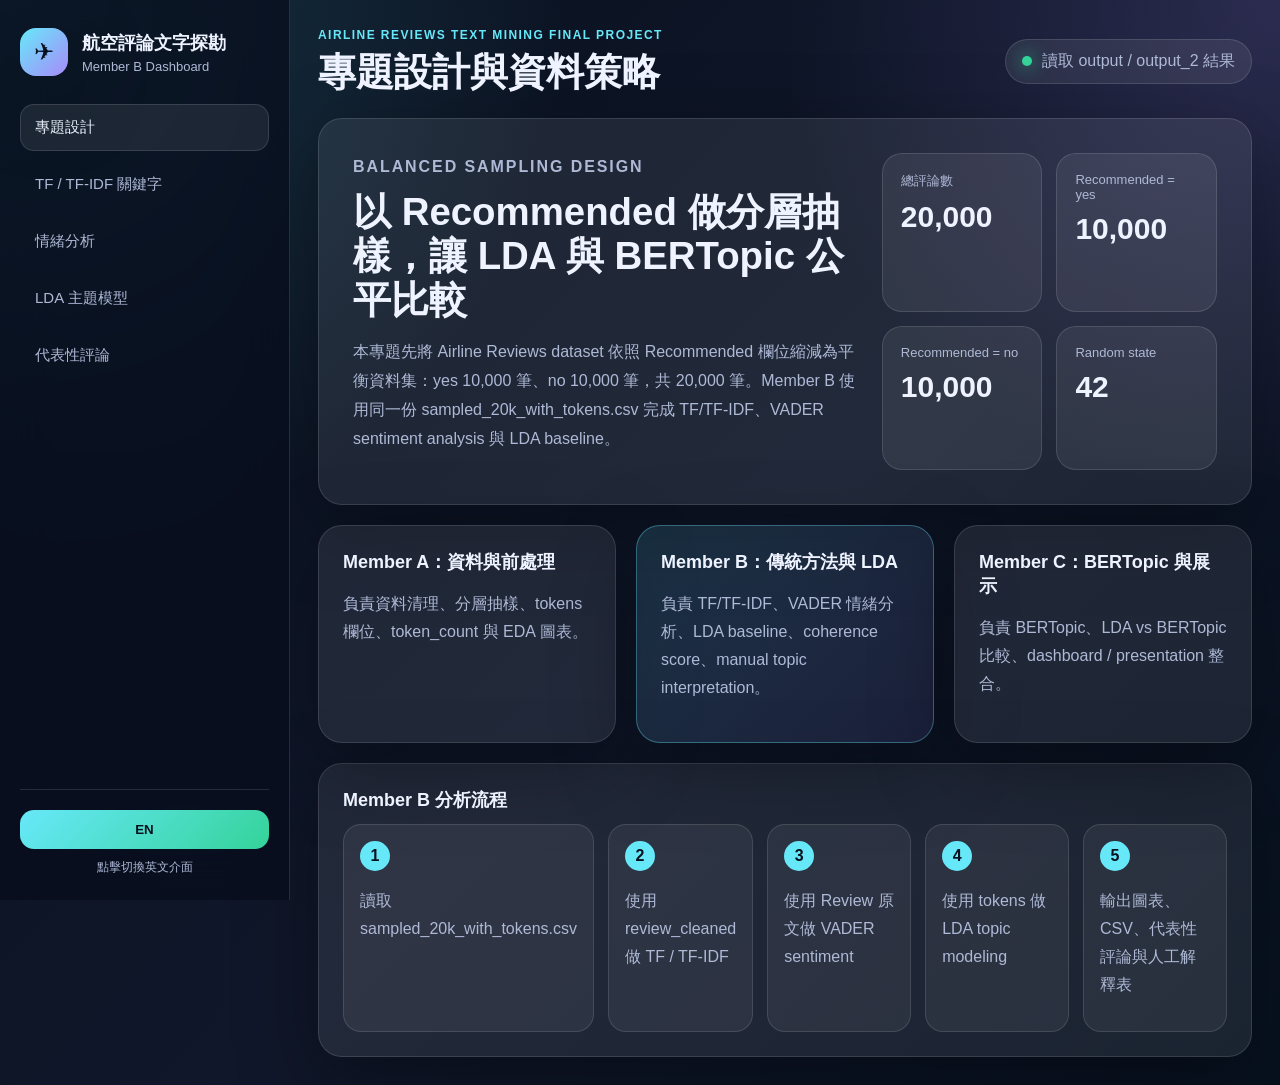
<file: 學姊/dashboard/index.html>
<!DOCTYPE html>
<html lang="zh-Hant">
<head>
  <meta charset="UTF-8" />
  <meta name="viewport" content="width=device-width, initial-scale=1.0" />
  <title>Airline Reviews Text Mining Dashboard | Member B</title>
  <link rel="stylesheet" href="styles.css" />
</head>
<body>
  <div class="app-shell">
    <aside class="sidebar">
      <div class="brand">
        <div class="brand-icon">✈</div>
        <div>
          <h1 data-i18n="appTitle">航空評論文字探勘</h1>
          <p data-i18n="appSubtitle">Member B Dashboard</p>
        </div>
      </div>

      <nav class="nav">
        <button class="nav-btn active" data-page="overview" data-i18n="navOverview">專題設計</button>
        <button class="nav-btn" data-page="keywords" data-i18n="navKeywords">TF / TF-IDF 關鍵字</button>
        <button class="nav-btn" data-page="sentiment" data-i18n="navSentiment">情緒分析</button>
        <button class="nav-btn" data-page="lda" data-i18n="navLda">LDA 主題模型</button>
        <button class="nav-btn" data-page="reviews" data-i18n="navReviews">代表性評論</button>
      </nav>

      <div class="sidebar-footer">
        <button id="langToggle" class="lang-toggle">EN</button>
        <p data-i18n="langHint">點擊切換英文介面</p>
      </div>
    </aside>

    <main class="main">
      <header class="topbar">
        <div>
          <p class="eyebrow" data-i18n="eyebrow">Airline Reviews Text Mining Final Project</p>
          <h2 id="pageTitle" data-i18n="pageTitleOverview">專題設計與資料策略</h2>
        </div>
        <div class="status-card">
          <span class="status-dot"></span>
          <span data-i18n="statusText">讀取 output / output_2 結果</span>
        </div>
      </header>

      <section id="overview" class="page active">
        <div class="hero-card">
          <div>
            <p class="eyebrow" data-i18n="overviewEyebrow">Balanced Sampling Design</p>
            <h3 data-i18n="overviewTitle">以 Recommended 做分層抽樣，讓 LDA 與 BERTopic 公平比較</h3>
            <p data-i18n="overviewDesc">
              本專題先將 Airline Reviews dataset 依照 Recommended 欄位縮減為平衡資料集：yes 10,000 筆、no 10,000 筆，共 20,000 筆。Member B 使用同一份 sampled_20k_with_tokens.csv 完成 TF/TF-IDF、VADER sentiment analysis 與 LDA baseline。
            </p>
          </div>
          <div class="metric-grid">
            <div class="metric">
              <span data-i18n="metricTotal">總評論數</span>
              <strong>20,000</strong>
            </div>
            <div class="metric">
              <span data-i18n="metricYes">Recommended = yes</span>
              <strong>10,000</strong>
            </div>
            <div class="metric">
              <span data-i18n="metricNo">Recommended = no</span>
              <strong>10,000</strong>
            </div>
            <div class="metric">
              <span data-i18n="metricSeed">Random state</span>
              <strong>42</strong>
            </div>
          </div>
        </div>

        <div class="grid-3">
          <article class="card">
            <h4 data-i18n="memberA">Member A：資料與前處理</h4>
            <p data-i18n="memberADesc">負責資料清理、分層抽樣、tokens 欄位、token_count 與 EDA 圖表。</p>
          </article>
          <article class="card highlight">
            <h4 data-i18n="memberB">Member B：傳統方法與 LDA</h4>
            <p data-i18n="memberBDesc">負責 TF/TF-IDF、VADER 情緒分析、LDA baseline、coherence score、manual topic interpretation。</p>
          </article>
          <article class="card">
            <h4 data-i18n="memberC">Member C：BERTopic 與展示</h4>
            <p data-i18n="memberCDesc">負責 BERTopic、LDA vs BERTopic 比較、dashboard / presentation 整合。</p>
          </article>
        </div>

        <div class="card">
          <h4 data-i18n="methodFlow">Member B 分析流程</h4>
          <div class="timeline">
            <div><span>1</span><p data-i18n="flow1">讀取 sampled_20k_with_tokens.csv</p></div>
            <div><span>2</span><p data-i18n="flow2">使用 review_cleaned 做 TF / TF-IDF</p></div>
            <div><span>3</span><p data-i18n="flow3">使用 Review 原文做 VADER sentiment</p></div>
            <div><span>4</span><p data-i18n="flow4">使用 tokens 做 LDA topic modeling</p></div>
            <div><span>5</span><p data-i18n="flow5">輸出圖表、CSV、代表性評論與人工解釋表</p></div>
          </div>
        </div>
      </section>

      <section id="keywords" class="page">
        <div class="section-head">
          <div>
            <p class="eyebrow">TF / TF-IDF</p>
            <h3 data-i18n="keywordsTitle">推薦與不推薦評論的關鍵字差異</h3>
          </div>
          <p data-i18n="keywordsDesc">TF-IDF 用於找出各群組較具代表性的詞，協助比較 Recommended = yes 與 Recommended = no 的語意差異。</p>
        </div>

        <div class="image-panel">
          <img id="tfidfImg" src="../output_2/fig_tfidf_comparison.png" alt="TF-IDF comparison" />
        </div>

        <div class="card">
          <div class="table-head">
            <h4 data-i18n="tfidfTableTitle">TF-IDF yes/no 比較表</h4>
            <input id="keywordSearch" type="text" data-i18n-placeholder="searchPlaceholder" placeholder="搜尋 keyword..." />
          </div>
          <div class="table-wrap">
            <table id="tfidfTable"></table>
          </div>
        </div>

        <div class="insight-grid">
          <article class="insight yes">
            <h4 data-i18n="yesInsightTitle">推薦評論常見語意</h4>
            <p data-i18n="yesInsight">通常偏向服務、舒適度、友善、良好經驗，例如 good、crew、friendly、comfortable、excellent。</p>
          </article>
          <article class="insight no">
            <h4 data-i18n="noInsightTitle">不推薦評論常見語意</h4>
            <p data-i18n="noInsight">通常偏向延誤、等待、客服、行李、票務與額外費用，例如 delayed、bag、ticket、customer service、worst、pay。</p>
          </article>
        </div>
      </section>

      <section id="sentiment" class="page">
        <div class="section-head">
          <div>
            <p class="eyebrow">VADER Sentiment</p>
            <h3 data-i18n="sentimentTitle">推薦標籤與情緒分數的一致性</h3>
          </div>
          <p data-i18n="sentimentDesc">VADER 使用 Review 原始文字計算 compound score，範圍為 -1 到 +1。</p>
        </div>

        <div id="sentimentMetrics" class="metric-grid wide"></div>

        <div class="grid-2">
          <div class="image-panel">
            <img src="../output_2/fig_sentiment_dist.png" alt="Sentiment distribution" />
          </div>
          <div class="card">
            <h4 data-i18n="sentimentSummaryTitle">Sentiment Summary</h4>
            <div class="table-wrap compact">
              <table id="sentimentTable"></table>
            </div>
            <p class="note" data-i18n="sentimentNote">
              結果通常可用來說明：Recommended = yes 的情緒分數明顯高於 Recommended = no，且與 OverallScore 方向一致。
            </p>
          </div>
        </div>
      </section>

      <section id="lda" class="page">
        <div class="section-head">
          <div>
            <p class="eyebrow">LDA Baseline</p>
            <h3 data-i18n="ldaTitle">不推薦評論中的主要抱怨主題</h3>
          </div>
          <p data-i18n="ldaDesc">LDA 主要針對 Recommended = no 評論，找出 passenger complaints 的主題結構。</p>
        </div>

        <div class="grid-2">
          <div class="image-panel">
            <img src="../output_2/fig_lda_topics.png" alt="LDA topic distribution" />
          </div>
          <div class="image-panel">
            <img src="../output_2/fig_lda_coherence_scores.png" alt="LDA coherence scores" />
          </div>
        </div>

        <div class="card">
          <h4 data-i18n="ldaTopicsTableTitle">LDA 修正版人工主題命名</h4>
          <div class="table-wrap">
            <table id="ldaTopicsTable"></table>
          </div>
        </div>

        <div class="card callout">
          <h4 data-i18n="manualLabelTitle">為什麼要人工修正 Topic Label？</h4>
          <p data-i18n="manualLabelDesc">
            LDA 產生的是 topic-word distribution，不會自動理解主題名稱。因此本 dashboard 使用 output_2 的修正版：保留 topic_id、topic_size、top_words、representative reviews，不改模型結果，只根據 top words 與代表性評論提供更清楚的人工主題命名。
          </p>
          <a class="button-link" href="../output_2/lda_visualization.html" target="_blank" data-i18n="openLdaVis">開啟 pyLDAvis 互動視覺化</a>
        </div>
      </section>

      <section id="reviews" class="page">
        <div class="section-head">
          <div>
            <p class="eyebrow">Representative Reviews</p>
            <h3 data-i18n="reviewsTitle">每個 LDA Topic 的代表性評論</h3>
          </div>
          <p data-i18n="reviewsDesc">代表性評論用來驗證 topic label 是否合理，並提供報告中的質性解釋素材。</p>
        </div>

        <div class="filters">
          <label data-i18n="topicFilterLabel">選擇 Topic</label>
          <select id="topicFilter">
            <option value="all" data-i18n="allTopics">全部 Topics</option>
          </select>
        </div>

        <div id="reviewCards" class="review-grid"></div>
      </section>
    </main>
  </div>

  <div id="toast" class="toast"></div>
  <script src="app.js"></script>
</body>
</html>
</file>
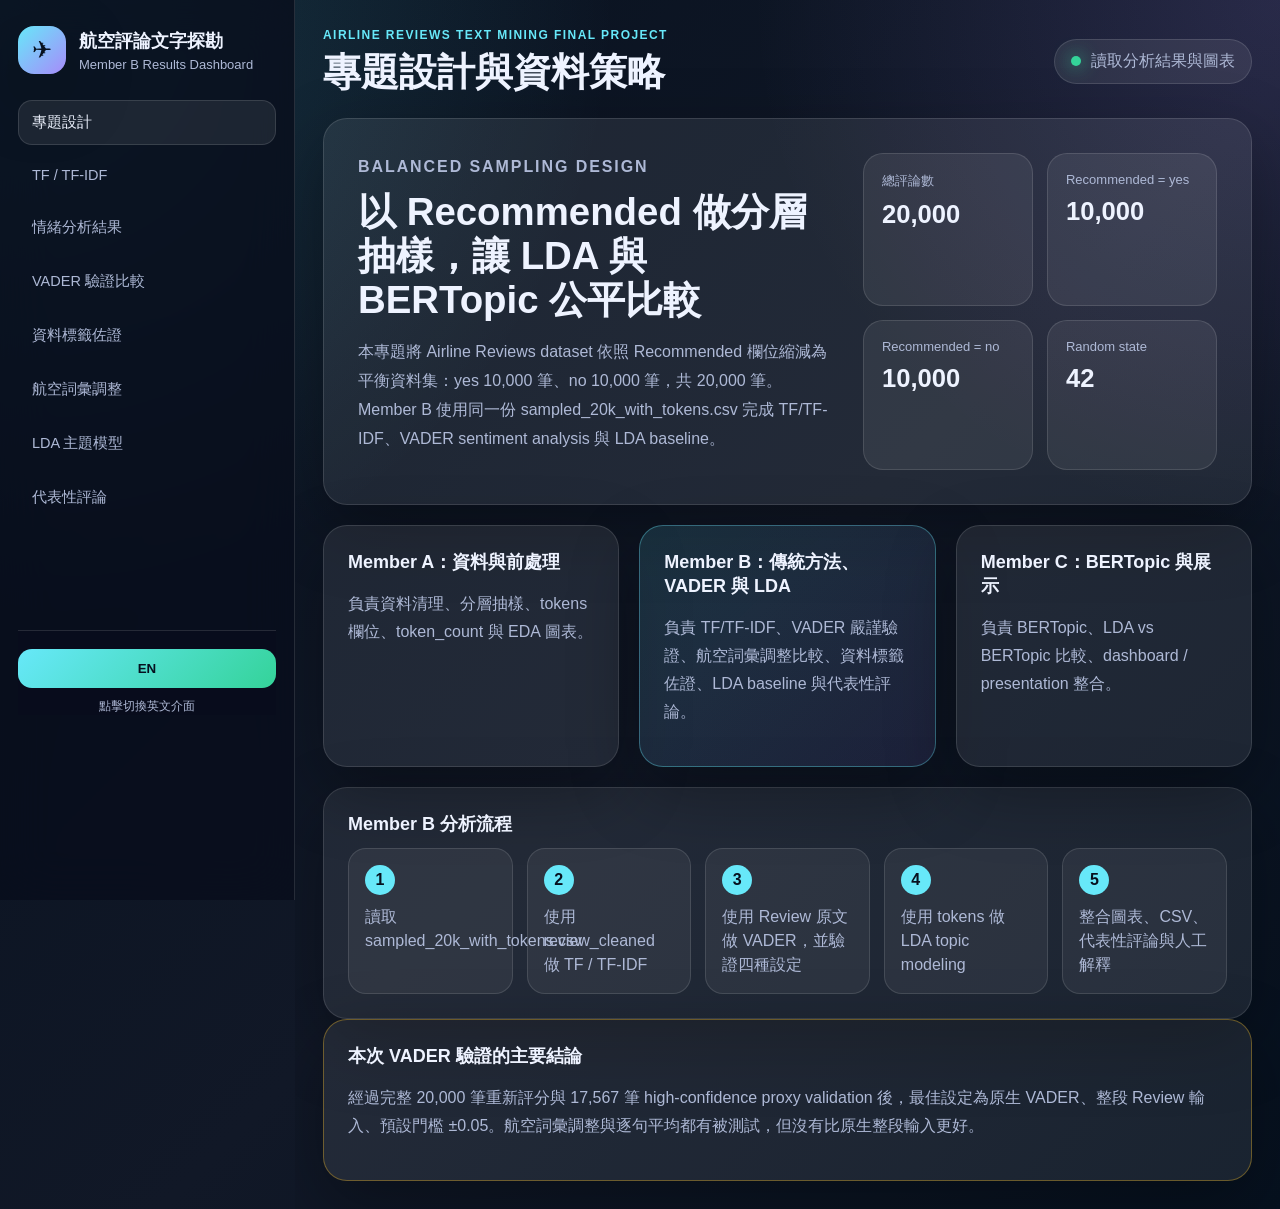
<file: 學姊/dashboard_1/index.html>
<!DOCTYPE html>
<html lang="zh-Hant">
<head>
  <meta charset="UTF-8" />
  <meta name="viewport" content="width=device-width, initial-scale=1.0" />
  <title>Airline Reviews Text Mining Dashboard | Member B</title>
  <link rel="stylesheet" href="styles.css" />
</head>
<body>
  <div class="app-shell">
    <aside class="sidebar">
      <div class="brand">
        <div class="brand-icon">✈</div>
        <div>
          <h1 data-i18n="appTitle">航空評論文字探勘</h1>
          <p data-i18n="appSubtitle">Member B Results Dashboard</p>
        </div>
      </div>

      <nav class="nav">
        <button class="nav-btn active" data-page="overview" data-i18n="navOverview">專題設計</button>
        <button class="nav-btn" data-page="keywords" data-i18n="navKeywords">TF / TF-IDF</button>
        <button class="nav-btn" data-page="sentiment" data-i18n="navSentiment">情緒分析結果</button>
        <button class="nav-btn" data-page="vaderValidation" data-i18n="navVaderValidation">VADER 驗證比較</button>
        <button class="nav-btn" data-page="labelAudit" data-i18n="navLabelAudit">資料標籤佐證</button>
        <button class="nav-btn" data-page="lexicon" data-i18n="navLexicon">航空詞彙調整</button>
        <button class="nav-btn" data-page="lda" data-i18n="navLda">LDA 主題模型</button>
        <button class="nav-btn" data-page="reviews" data-i18n="navReviews">代表性評論</button>
      </nav>

      <div class="sidebar-footer">
        <button id="langToggle" class="lang-toggle">EN</button>
        <p data-i18n="langHint">點擊切換英文介面</p>
      </div>
    </aside>

    <main class="main">
      <header class="topbar">
        <div>
          <p class="eyebrow" data-i18n="eyebrow">Airline Reviews Text Mining Final Project</p>
          <h2 id="pageTitle" data-i18n="pageTitleOverview">專題設計與資料策略</h2>
        </div>
        <div class="status-card">
          <span class="status-dot"></span>
          <span data-i18n="statusText">讀取分析結果與圖表</span>
        </div>
      </header>

      <section id="overview" class="page active">
        <div class="hero-card">
          <div>
            <p class="eyebrow" data-i18n="overviewEyebrow">Balanced Sampling Design</p>
            <h3 data-i18n="overviewTitle">以 Recommended 做分層抽樣，讓 LDA 與 BERTopic 公平比較</h3>
            <p data-i18n="overviewDesc">
              本專題將 Airline Reviews dataset 依照 Recommended 欄位縮減為平衡資料集：yes 10,000 筆、no 10,000 筆，共 20,000 筆。Member B 使用同一份 sampled_20k_with_tokens.csv 完成 TF/TF-IDF、VADER sentiment analysis 與 LDA baseline。
            </p>
          </div>
          <div class="metric-grid">
            <div class="metric">
              <span data-i18n="metricTotal">總評論數</span>
              <strong>20,000</strong>
            </div>
            <div class="metric">
              <span data-i18n="metricYes">Recommended = yes</span>
              <strong>10,000</strong>
            </div>
            <div class="metric">
              <span data-i18n="metricNo">Recommended = no</span>
              <strong>10,000</strong>
            </div>
            <div class="metric">
              <span data-i18n="metricSeed">Random state</span>
              <strong>42</strong>
            </div>
          </div>
        </div>

        <div class="grid-3">
          <article class="card">
            <h4 data-i18n="memberA">Member A：資料與前處理</h4>
            <p data-i18n="memberADesc">負責資料清理、分層抽樣、tokens 欄位、token_count 與 EDA 圖表。</p>
          </article>
          <article class="card highlight">
            <h4 data-i18n="memberB">Member B：傳統方法、VADER 與 LDA</h4>
            <p data-i18n="memberBDesc">負責 TF/TF-IDF、VADER 嚴謹驗證、航空詞彙調整比較、資料標籤佐證、LDA baseline 與代表性評論。</p>
          </article>
          <article class="card">
            <h4 data-i18n="memberC">Member C：BERTopic 與展示</h4>
            <p data-i18n="memberCDesc">負責 BERTopic、LDA vs BERTopic 比較、dashboard / presentation 整合。</p>
          </article>
        </div>

        <div class="card">
          <h4 data-i18n="methodFlow">Member B 分析流程</h4>
          <div class="timeline">
            <div><span>1</span><p data-i18n="flow1">讀取 sampled_20k_with_tokens.csv</p></div>
            <div><span>2</span><p data-i18n="flow2">使用 review_cleaned 做 TF / TF-IDF</p></div>
            <div><span>3</span><p data-i18n="flow3">使用 Review 原文做 VADER，並驗證四種設定</p></div>
            <div><span>4</span><p data-i18n="flow4">使用 tokens 做 LDA topic modeling</p></div>
            <div><span>5</span><p data-i18n="flow5">整合圖表、CSV、代表性評論與人工解釋</p></div>
          </div>
        </div>

        <div class="card callout">
          <h4 data-i18n="bestFindingTitle">本次 VADER 驗證的主要結論</h4>
          <p data-i18n="bestFindingDesc">
            經過完整 20,000 筆重新評分與 17,567 筆 high-confidence proxy validation 後，最佳設定為原生 VADER、整段 Review 輸入、預設門檻 ±0.05。航空詞彙調整與逐句平均都有被測試，但沒有比原生整段輸入更好。
          </p>
        </div>
      </section>

      <section id="keywords" class="page">
        <div class="section-head">
          <div>
            <p class="eyebrow">TF / TF-IDF</p>
            <h3 data-i18n="keywordsTitle">推薦與不推薦評論的關鍵字差異</h3>
          </div>
          <p data-i18n="keywordsDesc">TF-IDF 用於找出各群組較具代表性的詞，協助比較 Recommended = yes 與 Recommended = no 的語意差異。</p>
        </div>

        <div class="image-panel">
          <img src="../output_2/fig_tfidf_comparison.png" alt="TF-IDF comparison" onerror="this.src='../output/fig_tfidf_comparison.png'" />
        </div>

        <div class="card">
          <div class="table-head">
            <h4 data-i18n="tfidfTableTitle">TF-IDF yes/no 比較表</h4>
            <input id="keywordSearch" type="text" data-i18n-placeholder="searchPlaceholder" placeholder="搜尋 keyword..." />
          </div>
          <div class="table-wrap">
            <table id="tfidfTable"></table>
          </div>
        </div>

        <div class="insight-grid">
          <article class="insight yes">
            <h4 data-i18n="yesInsightTitle">推薦評論常見語意</h4>
            <p data-i18n="yesInsight">通常偏向服務、舒適度、友善、良好經驗，例如 good、crew、friendly、comfortable、excellent。</p>
          </article>
          <article class="insight no">
            <h4 data-i18n="noInsightTitle">不推薦評論常見語意</h4>
            <p data-i18n="noInsight">通常偏向延誤、等待、客服、行李、票務與額外費用，例如 delayed、bag、ticket、customer service、worst、pay。</p>
          </article>
        </div>
      </section>

      <section id="sentiment" class="page">
        <div class="section-head">
          <div>
            <p class="eyebrow">Final VADER Sentiment</p>
            <h3 data-i18n="sentimentTitle">最終 VADER 情緒分析結果</h3>
          </div>
          <p data-i18n="sentimentDesc">最終設定採用原生 VADER、整段 Review 輸入、預設門檻 ±0.05。此頁呈現 Recommended yes/no 的最終情緒差異。</p>
        </div>

        <div id="sentimentMetrics" class="metric-grid wide"></div>

        <div class="grid-2">
          <div class="image-panel">
            <img src="../output_vader_full/fig_vader_final_avg_sentiment.png" alt="Final average VADER sentiment" />
          </div>
          <div class="image-panel">
            <img src="../output_vader_full/fig_vader_final_sentiment_distribution.png" alt="Final VADER sentiment distribution" />
          </div>
        </div>

        <div class="card">
          <h4 data-i18n="sentimentSummaryTitle">Validated VADER Summary by Recommended</h4>
          <div class="table-wrap compact">
            <table id="sentimentTable"></table>
          </div>
          <p class="note" data-i18n="sentimentNote">
            Recommended = yes 的平均情緒分數約為 0.747，Recommended = no 約為 -0.362，方向與推薦標籤與 OverallScore 一致。
          </p>
        </div>
      </section>

      <section id="vaderValidation" class="page">
        <div class="section-head">
          <div>
            <p class="eyebrow">VADER Method Validation</p>
            <h3 data-i18n="vaderValidationTitle">四種 VADER 設定與三種門檻比較</h3>
          </div>
          <p data-i18n="vaderValidationDesc">此頁比較原生 VADER / 航空詞彙調整 VADER，以及整段 Review / 逐句平均兩種輸入形式，並測試 ±0.05、±0.10、±0.30 三種門檻。</p>
        </div>

        <div class="grid-2">
          <div class="image-panel">
            <img src="../output_vader_full/fig_vader_threshold_method_accuracy.png" alt="VADER threshold method accuracy" />
          </div>
          <div class="image-panel">
            <img src="../output_vader_full/fig_vader_best_method_accuracy.png" alt="Best VADER method accuracy" />
          </div>
        </div>

        <div class="metric-grid wide" id="vaderBestMetrics"></div>

        <div class="card">
          <h4 data-i18n="vaderThresholdTableTitle">Threshold and Method Comparison</h4>
          <div class="table-wrap">
            <table id="vaderComparisonTable"></table>
          </div>
        </div>

        <div class="grid-2">
          <article class="card highlight">
            <h4 data-i18n="whyFullReviewTitle">為什麼最後選整段 Review？</h4>
            <p data-i18n="whyFullReviewDesc">
              雖然逐句平均可以避免長評論正負情緒互相抵銷，但實際驗證結果顯示，整段 Review 的 accuracy 明顯較高。這代表在本資料集中，完整評論語境對 VADER 判斷更穩定。
            </p>
          </article>
          <article class="card highlight">
            <h4 data-i18n="whyOriginalTitle">為什麼保留原生 VADER？</h4>
            <p data-i18n="whyOriginalDesc">
              航空詞彙調整後的 accuracy 沒有明顯提升，代表許多航空評論的情緒來自整體語境，不只是單一航空詞彙。因此最終保留原生 VADER 是有資料支持的選擇。
            </p>
          </article>
        </div>

        <div class="card">
          <h4 data-i18n="sentenceStatsTitle">長評論與逐句切分驗證</h4>
          <div class="table-wrap compact">
            <table id="sentenceStatsTable"></table>
          </div>
        </div>
      </section>

      <section id="labelAudit" class="page">
        <div class="section-head">
          <div>
            <p class="eyebrow">Dataset-derived Proxy Labels</p>
            <h3 data-i18n="labelAuditTitle">用資料集自帶分數與推薦標籤佐證 VADER 結果</h3>
          </div>
          <p data-i18n="labelAuditDesc">除了 high-confidence proxy validation，本 dashboard 也加入資料集自帶標籤一致性檢查：Recommended-based label、Rating-based label，以及兩者共同建立的 high-confidence proxy。</p>
        </div>

        <div class="image-panel">
          <img src="../output_vader_label_audit/fig_vader_dataset_label_alignment.png" alt="Dataset label alignment" />
        </div>

        <div class="card">
          <h4 data-i18n="labelAuditTableTitle">Dataset Label Alignment Metrics</h4>
          <div class="table-wrap">
            <table id="labelAuditTable"></table>
          </div>
        </div>

        <div class="grid-3">
          <article class="card">
            <h4 data-i18n="highProxyTitle">High-confidence proxy</h4>
            <p data-i18n="highProxyDesc">Rating 1–4 且 Recommended = no 標為 negative；Rating 7–10 且 Recommended = yes 標為 positive。這是最嚴格、最主要的驗證依據。</p>
          </article>
          <article class="card">
            <h4 data-i18n="recProxyTitle">Recommended proxy</h4>
            <p data-i18n="recProxyDesc">直接用 Recommended = yes/no 對應 positive/negative，可檢查 VADER 與推薦行為的一致性。</p>
          </article>
          <article class="card">
            <h4 data-i18n="ratingProxyTitle">Rating proxy</h4>
            <p data-i18n="ratingProxyDesc">OverallScore 7–10 為 positive、5–6 為 neutral、1–4 為 negative，可檢查 VADER 與數字評分的一致性。</p>
          </article>
        </div>

        <div class="card">
          <h4 data-i18n="confusionTitle">Confusion Matrices</h4>
          <div class="grid-3 table-grid">
            <div>
              <p class="mini-title">High-confidence</p>
              <div class="table-wrap tiny"><table id="confusionHighTable"></table></div>
            </div>
            <div>
              <p class="mini-title">Recommended</p>
              <div class="table-wrap tiny"><table id="confusionRecTable"></table></div>
            </div>
            <div>
              <p class="mini-title">Rating 3-class</p>
              <div class="table-wrap tiny"><table id="confusionRatingTable"></table></div>
            </div>
          </div>
        </div>
      </section>

      <section id="lexicon" class="page">
        <div class="section-head">
          <div>
            <p class="eyebrow">Aviation-domain Lexicon</p>
            <h3 data-i18n="lexiconTitle">航空領域詞彙調整與引用資料</h3>
          </div>
          <p data-i18n="lexiconDesc">本次 VADER 驗證引用三個航空情緒詞彙 CSV，並將適合旅客評論情境的詞彙加入 VADER lexicon，再比較調整前後效果。</p>
        </div>

        <div class="grid-3">
          <article class="card source-card">
            <h4>aviation_negative_lexicon.csv</h4>
            <p data-i18n="negativeLexiconDesc">航空領域負向詞彙，例如 delay、cancel、stranded、overbooked 相關語意。</p>
          </article>
          <article class="card source-card">
            <h4>aviation_positive_lexicon.csv</h4>
            <p data-i18n="positiveLexiconDesc">航空領域正向詞彙，例如 friendly、comfortable、smooth、upgrade 相關語意。</p>
          </article>
          <article class="card source-card">
            <h4>aviation_sentiment_lexicon_full.csv</h4>
            <p data-i18n="fullLexiconDesc">整合版航空情緒詞彙表，包含 term、polarity、score、category、domain 等欄位。</p>
          </article>
        </div>

        <div id="lexiconMetrics" class="metric-grid wide"></div>

        <div class="grid-2">
          <div class="card">
            <h4 data-i18n="appliedLexiconTitle">實際套用到 VADER 的詞彙</h4>
            <div class="table-wrap">
              <table id="appliedLexiconTable"></table>
            </div>
          </div>
          <div class="card">
            <h4 data-i18n="fullLexiconTitle">引用詞彙總表預覽</h4>
            <div class="table-wrap">
              <table id="fullLexiconTable"></table>
            </div>
          </div>
        </div>

        <div class="card callout">
          <h4 data-i18n="lexiconConclusionTitle">詞彙調整結果怎麼解釋？</h4>
          <p data-i18n="lexiconConclusionDesc">
            航空詞彙調整是合理的驗證步驟，但結果顯示它沒有明顯提高 accuracy。因此本研究不是強行使用調整版，而是根據驗證結果保留原生 VADER。這也表示旅客評論的情緒常由完整句子與語境決定，而不只是由單一航空詞彙決定。
          </p>
        </div>
      </section>

      <section id="lda" class="page">
        <div class="section-head">
          <div>
            <p class="eyebrow">LDA Baseline</p>
            <h3 data-i18n="ldaTitle">不推薦評論中的主要抱怨主題</h3>
          </div>
          <p data-i18n="ldaDesc">LDA 主要針對 Recommended = no 評論，找出 passenger complaints 的主題結構。</p>
        </div>

        <div class="grid-2">
          <div class="image-panel">
            <img src="../output_2/fig_lda_topics.png" alt="LDA topic distribution" onerror="this.src='../output/fig_lda_topics.png'" />
          </div>
          <div class="image-panel">
            <img src="../output_2/fig_lda_coherence_scores.png" alt="LDA coherence scores" onerror="this.src='../output/fig_lda_coherence_scores.png'" />
          </div>
        </div>

        <div class="card">
          <h4 data-i18n="ldaTopicsTableTitle">LDA 修正版人工主題命名</h4>
          <div class="table-wrap">
            <table id="ldaTopicsTable"></table>
          </div>
        </div>

        <div class="card callout">
          <h4 data-i18n="manualLabelTitle">為什麼要人工修正 Topic Label？</h4>
          <p data-i18n="manualLabelDesc">
            LDA 產生的是 topic-word distribution，不會自動理解主題名稱。因此本 dashboard 使用 output_2 的修正版：保留 topic_id、topic_size、top_words、representative reviews，不改模型結果，只根據 top words 與代表性評論提供更清楚的人工主題命名。
          </p>
          <a class="button-link" href="../output_2/lda_visualization.html" target="_blank" data-i18n="openLdaVis">開啟 pyLDAvis 互動視覺化</a>
        </div>
      </section>

      <section id="reviews" class="page">
        <div class="section-head">
          <div>
            <p class="eyebrow">Representative Reviews</p>
            <h3 data-i18n="reviewsTitle">每個 LDA Topic 的代表性評論</h3>
          </div>
          <p data-i18n="reviewsDesc">代表性評論用來驗證 topic label 是否合理，並提供報告中的質性解釋素材。</p>
        </div>

        <div class="filters">
          <label data-i18n="topicFilterLabel">選擇 Topic</label>
          <select id="topicFilter">
            <option value="all" data-i18n="allTopics">全部 Topics</option>
          </select>
        </div>

        <div id="reviewCards" class="review-grid"></div>
      </section>
    </main>
  </div>

  <div id="toast" class="toast"></div>
  <script src="app.js"></script>
</body>
</html>
</file>
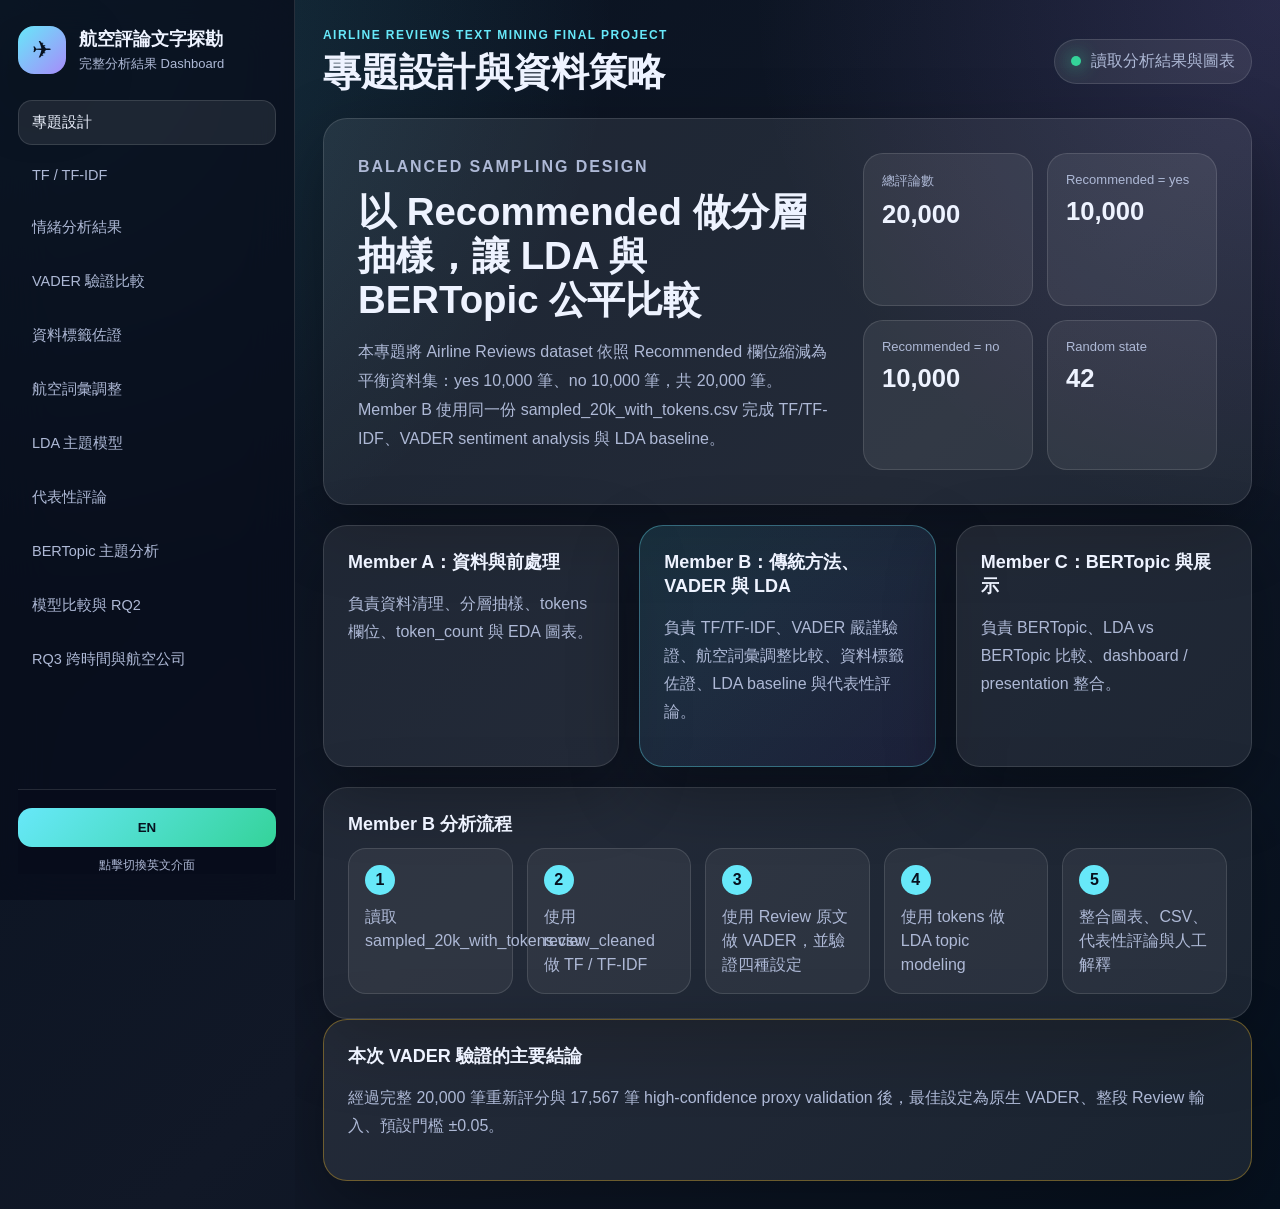
<file: 學姊/dashboard_2/index.html>
<!DOCTYPE html>
<html lang="zh-Hant">
<head>
  <meta charset="UTF-8" />
  <meta name="viewport" content="width=device-width, initial-scale=1.0" />
  <title>Airline Reviews Text Mining Dashboard 2 | Full Integration</title>
  <link rel="stylesheet" href="styles.css" />
</head>
<body>
  <div class="app-shell">
    <aside class="sidebar">
      <div class="brand">
        <div class="brand-icon">✈</div>
        <div>
          <h1 data-i18n="appTitle">航空評論文字探勘</h1>
          <p data-i18n="appSubtitle">完整分析結果 Dashboard</p>
        </div>
      </div>

      <nav class="nav">
        <button class="nav-btn active" data-page="overview" data-i18n="navOverview">專題設計</button>
        <button class="nav-btn" data-page="keywords" data-i18n="navKeywords">TF / TF-IDF</button>
        <button class="nav-btn" data-page="sentiment" data-i18n="navSentiment">情緒分析結果</button>
        <button class="nav-btn" data-page="vaderValidation" data-i18n="navVaderValidation">VADER 驗證比較</button>
        <button class="nav-btn" data-page="labelAudit" data-i18n="navLabelAudit">資料標籤佐證</button>
        <button class="nav-btn" data-page="lexicon" data-i18n="navLexicon">航空詞彙調整</button>
        <button class="nav-btn" data-page="lda" data-i18n="navLda">LDA 主題模型</button>
        <button class="nav-btn" data-page="reviews" data-i18n="navReviews">代表性評論</button>
        <button class="nav-btn" data-page="bertopic" data-i18n="navBertopic">BERTopic 主題分析</button>
        <button class="nav-btn" data-page="modelComparison" data-i18n="navModelComparison">模型比較與 RQ2</button>
        <button class="nav-btn" data-page="rq3" data-i18n="navRq3">RQ3 跨時間與航空公司</button>
      </nav>

      <div class="sidebar-footer">
        <button id="langToggle" class="lang-toggle">EN</button>
        <p data-i18n="langHint">點擊切換英文介面</p>
      </div>
    </aside>

    <main class="main">
      <header class="topbar">
        <div>
          <p class="eyebrow" data-i18n="eyebrow">Airline Reviews Text Mining Final Project</p>
          <h2 id="pageTitle" data-i18n="pageTitleOverview">專題設計與資料策略</h2>
        </div>
        <div class="status-card">
          <span class="status-dot"></span>
          <span data-i18n="statusText">讀取分析結果與圖表</span>
        </div>
      </header>

      <section id="overview" class="page active">
        <div class="hero-card">
          <div>
            <p class="eyebrow" data-i18n="overviewEyebrow">Balanced Sampling Design</p>
            <h3 data-i18n="overviewTitle">以 Recommended 做分層抽樣，讓 LDA 與 BERTopic 公平比較</h3>
            <p data-i18n="overviewDesc">本專題將 Airline Reviews dataset 依照 Recommended 欄位縮減為平衡資料集：yes 10,000 筆、no 10,000 筆，共 20,000 筆。Member B 使用同一份 sampled_20k_with_tokens.csv 完成 TF/TF-IDF、VADER sentiment analysis 與 LDA baseline。</p>
          </div>
          <div class="metric-grid">
            <div class="metric"><span data-i18n="metricTotal">總評論數</span><strong>20,000</strong></div>
            <div class="metric"><span data-i18n="metricYes">Recommended = yes</span><strong>10,000</strong></div>
            <div class="metric"><span data-i18n="metricNo">Recommended = no</span><strong>10,000</strong></div>
            <div class="metric"><span data-i18n="metricSeed">Random state</span><strong>42</strong></div>
          </div>
        </div>
        <div class="grid-3">
          <article class="card"><h4 data-i18n="memberA">Member A：資料與前處理</h4><p data-i18n="memberADesc">負責資料清理、分層抽樣、tokens 欄位、token_count 與 EDA 圖表。</p></article>
          <article class="card highlight"><h4 data-i18n="memberB">Member B：傳統方法、VADER 與 LDA</h4><p data-i18n="memberBDesc">負責 TF/TF-IDF、VADER 嚴謹驗證、航空詞彙調整比較、資料標籤佐證、LDA baseline 與代表性評論。</p></article>
          <article class="card"><h4 data-i18n="memberC">Member C：BERTopic 與展示</h4><p data-i18n="memberCDesc">負責 BERTopic、LDA vs BERTopic 比較、dashboard / presentation 整合。</p></article>
        </div>
        <div class="card">
          <h4 data-i18n="methodFlow">Member B 分析流程</h4>
          <div class="timeline">
            <div><span>1</span><p data-i18n="flow1">讀取 sampled_20k_with_tokens.csv</p></div>
            <div><span>2</span><p data-i18n="flow2">使用 review_cleaned 做 TF / TF-IDF</p></div>
            <div><span>3</span><p data-i18n="flow3">使用 Review 原文做 VADER，並驗證四種設定</p></div>
            <div><span>4</span><p data-i18n="flow4">使用 tokens 做 LDA topic modeling</p></div>
            <div><span>5</span><p data-i18n="flow5">整合圖表、CSV、代表性評論與人工解釋</p></div>
          </div>
        </div>
        <div class="card callout">
          <h4 data-i18n="bestFindingTitle">本次 VADER 驗證的主要結論</h4>
          <p data-i18n="bestFindingDesc">經過完整 20,000 筆重新評分與 17,567 筆 high-confidence proxy validation 後，最佳設定為原生 VADER、整段 Review 輸入、預設門檻 ±0.05。航空詞彙調整與逐句平均都有被測試，但沒有比原生整段輸入更好。</p>
        </div>
      </section>

      <section id="keywords" class="page">
        <div class="section-head">
          <div><p class="eyebrow">TF / TF-IDF</p><h3 data-i18n="keywordsTitle">推薦與不推薦評論的關鍵字差異</h3></div>
          <p data-i18n="keywordsDesc">TF-IDF 用於找出各群組較具代表性的詞，協助比較 Recommended = yes 與 Recommended = no 的語意差異。</p>
        </div>
        <div class="image-panel"><img src="../output_2/fig_tfidf_comparison.png" alt="TF-IDF comparison" onerror="this.src='../output/fig_tfidf_comparison.png'" /></div>
        <div class="card">
          <div class="table-head">
            <h4 data-i18n="tfidfTableTitle">TF-IDF yes/no 比較表</h4>
            <input id="keywordSearch" type="text" data-i18n-placeholder="searchPlaceholder" placeholder="搜尋 keyword..." />
          </div>
          <div class="table-wrap"><table id="tfidfTable"></table></div>
        </div>
        <div class="insight-grid">
          <article class="insight yes"><h4 data-i18n="yesInsightTitle">推薦評論常見語意</h4><p data-i18n="yesInsight">通常偏向服務、舒適度、友善、良好經驗，例如 good、crew、friendly、comfortable、excellent。</p></article>
          <article class="insight no"><h4 data-i18n="noInsightTitle">不推薦評論常見語意</h4><p data-i18n="noInsight">通常偏向延誤、等待、客服、行李、票務與額外費用，例如 delayed、bag、ticket、customer service、worst、pay。</p></article>
        </div>
      </section>

      <section id="sentiment" class="page">
        <div class="section-head">
          <div><p class="eyebrow">Final VADER Sentiment</p><h3 data-i18n="sentimentTitle">最終 VADER 情緒分析結果</h3></div>
          <p data-i18n="sentimentDesc">最終設定採用原生 VADER、整段 Review 輸入、預設門檻 ±0.05。此頁呈現 Recommended yes/no 的最終情緒差異。</p>
        </div>
        <div id="sentimentMetrics" class="metric-grid wide"></div>
        <div class="grid-2">
          <div class="image-panel"><img src="../output_vader_full/fig_vader_final_avg_sentiment.png" alt="Final average VADER sentiment" /></div>
          <div class="image-panel"><img src="../output_vader_full/fig_vader_final_sentiment_distribution.png" alt="Final VADER sentiment distribution" /></div>
        </div>
        <div class="card">
          <h4 data-i18n="sentimentSummaryTitle">Validated VADER Summary by Recommended</h4>
          <div class="table-wrap compact"><table id="sentimentTable"></table></div>
          <p class="note" data-i18n="sentimentNote">Recommended = yes 的平均情緒分數約為 0.747，Recommended = no 約為 -0.362，方向與推薦標籤與 OverallScore 一致。</p>
        </div>
      </section>

      <section id="vaderValidation" class="page">
        <div class="section-head">
          <div><p class="eyebrow">VADER Method Validation</p><h3 data-i18n="vaderValidationTitle">四種 VADER 設定與三種門檻比較</h3></div>
          <p data-i18n="vaderValidationDesc">此頁比較原生 VADER / 航空詞彙調整 VADER，以及整段 Review / 逐句平均兩種輸入形式，並測試 ±0.05、±0.10、±0.30 三種門檻。</p>
        </div>
        <div class="grid-2">
          <div class="image-panel"><img src="../output_vader_full/fig_vader_threshold_method_accuracy.png" alt="VADER threshold method accuracy" /></div>
          <div class="image-panel"><img src="../output_vader_full/fig_vader_best_method_accuracy.png" alt="Best VADER method accuracy" /></div>
        </div>
        <div class="metric-grid wide" id="vaderBestMetrics"></div>
        <div class="card">
          <h4 data-i18n="vaderThresholdTableTitle">Threshold and Method Comparison</h4>
          <div class="table-wrap"><table id="vaderComparisonTable"></table></div>
        </div>
        <div class="grid-2">
          <article class="card highlight"><h4 data-i18n="whyFullReviewTitle">為什麼最後選整段 Review？</h4><p data-i18n="whyFullReviewDesc">雖然逐句平均可以避免長評論正負情緒互相抵銷，但實際驗證結果顯示，整段 Review 的 accuracy 明顯較高。</p></article>
          <article class="card highlight"><h4 data-i18n="whyOriginalTitle">為什麼保留原生 VADER？</h4><p data-i18n="whyOriginalDesc">航空詞彙調整後的 accuracy 沒有明顯提升，代表許多航空評論的情緒來自整體語境，不只是單一航空詞彙。</p></article>
        </div>
        <div class="card"><h4 data-i18n="sentenceStatsTitle">長評論與逐句切分驗證</h4><div class="table-wrap compact"><table id="sentenceStatsTable"></table></div></div>
      </section>

      <section id="labelAudit" class="page">
        <div class="section-head">
          <div><p class="eyebrow">Dataset-derived Proxy Labels</p><h3 data-i18n="labelAuditTitle">用資料集自帶分數與推薦標籤佐證 VADER 結果</h3></div>
          <p data-i18n="labelAuditDesc">除了 high-confidence proxy validation，本 dashboard 也加入資料集自帶標籤一致性檢查。</p>
        </div>
        <div class="image-panel"><img src="../output_vader_label_audit/fig_vader_dataset_label_alignment.png" alt="Dataset label alignment" /></div>
        <div class="card"><h4 data-i18n="labelAuditTableTitle">Dataset Label Alignment Metrics</h4><div class="table-wrap"><table id="labelAuditTable"></table></div></div>
        <div class="grid-3">
          <article class="card"><h4 data-i18n="highProxyTitle">High-confidence proxy</h4><p data-i18n="highProxyDesc">Rating 1–4 且 Recommended = no 標為 negative；Rating 7–10 且 Recommended = yes 標為 positive。</p></article>
          <article class="card"><h4 data-i18n="recProxyTitle">Recommended proxy</h4><p data-i18n="recProxyDesc">直接用 Recommended = yes/no 對應 positive/negative，可檢查 VADER 與推薦行為的一致性。</p></article>
          <article class="card"><h4 data-i18n="ratingProxyTitle">Rating proxy</h4><p data-i18n="ratingProxyDesc">OverallScore 7–10 為 positive、5–6 為 neutral、1–4 為 negative。</p></article>
        </div>
        <div class="card">
          <h4 data-i18n="confusionTitle">Confusion Matrices</h4>
          <div class="grid-3 table-grid">
            <div><p class="mini-title">High-confidence</p><div class="table-wrap tiny"><table id="confusionHighTable"></table></div></div>
            <div><p class="mini-title">Recommended</p><div class="table-wrap tiny"><table id="confusionRecTable"></table></div></div>
            <div><p class="mini-title">Rating 3-class</p><div class="table-wrap tiny"><table id="confusionRatingTable"></table></div></div>
          </div>
        </div>
      </section>

      <section id="lexicon" class="page">
        <div class="section-head">
          <div><p class="eyebrow">Aviation-domain Lexicon</p><h3 data-i18n="lexiconTitle">航空領域詞彙調整與引用資料</h3></div>
          <p data-i18n="lexiconDesc">本次 VADER 驗證引用三個航空情緒詞彙 CSV，並將適合旅客評論情境的詞彙加入 VADER lexicon，再比較調整前後效果。</p>
        </div>
        <div class="grid-3">
          <article class="card source-card"><h4>aviation_negative_lexicon.csv</h4><p data-i18n="negativeLexiconDesc">航空領域負向詞彙，例如 delay、cancel、stranded、overbooked 相關語意。</p></article>
          <article class="card source-card"><h4>aviation_positive_lexicon.csv</h4><p data-i18n="positiveLexiconDesc">航空領域正向詞彙，例如 friendly、comfortable、smooth、upgrade 相關語意。</p></article>
          <article class="card source-card"><h4>aviation_sentiment_lexicon_full.csv</h4><p data-i18n="fullLexiconDesc">整合版航空情緒詞彙表，包含 term、polarity、score、category、domain 等欄位。</p></article>
        </div>
        <div id="lexiconMetrics" class="metric-grid wide"></div>
        <div class="grid-2">
          <div class="card"><h4 data-i18n="appliedLexiconTitle">實際套用到 VADER 的詞彙</h4><div class="table-wrap"><table id="appliedLexiconTable"></table></div></div>
          <div class="card"><h4 data-i18n="fullLexiconTitle">引用詞彙總表預覽</h4><div class="table-wrap"><table id="fullLexiconTable"></table></div></div>
        </div>
        <div class="card callout"><h4 data-i18n="lexiconConclusionTitle">詞彙調整結果怎麼解釋？</h4><p data-i18n="lexiconConclusionDesc">航空詞彙調整是合理的驗證步驟，但結果顯示它沒有明顯提高 accuracy。因此本研究保留原生 VADER。</p></div>
      </section>

      <section id="lda" class="page">
        <div class="section-head">
          <div><p class="eyebrow">LDA Baseline</p><h3 data-i18n="ldaTitle">不推薦評論中的主要抱怨主題</h3></div>
          <p data-i18n="ldaDesc">LDA 主要針對 Recommended = no 評論，找出 passenger complaints 的主題結構。</p>
        </div>
        <div class="grid-2">
          <div class="image-panel"><img src="../output_2/fig_lda_topics.png" alt="LDA topic distribution" onerror="this.src='../output/fig_lda_topics.png'" /></div>
          <div class="image-panel"><img src="../output_2/fig_lda_coherence_scores.png" alt="LDA coherence scores" onerror="this.src='../output/fig_lda_coherence_scores.png'" /></div>
        </div>
        <div class="card"><h4 data-i18n="ldaTopicsTableTitle">LDA 修正版人工主題命名</h4><div class="table-wrap"><table id="ldaTopicsTable"></table></div></div>
        <div class="card callout">
          <h4 data-i18n="manualLabelTitle">為什麼要人工修正 Topic Label？</h4>
          <p data-i18n="manualLabelDesc">LDA 產生的是 topic-word distribution，不會自動理解主題名稱。因此本 dashboard 使用 output_2 的修正版。</p>
          <a class="button-link" href="../output_2/lda_visualization.html" target="_blank" data-i18n="openLdaVis">開啟 pyLDAvis 互動視覺化</a>
        </div>
      </section>

      <section id="reviews" class="page">
        <div class="section-head">
          <div><p class="eyebrow">Representative Reviews</p><h3 data-i18n="reviewsTitle">每個 LDA Topic 的代表性評論</h3></div>
          <p data-i18n="reviewsDesc">代表性評論用來驗證 topic label 是否合理，並提供報告中的質性解釋素材。</p>
        </div>
        <div class="filters">
          <label data-i18n="topicFilterLabel">選擇 Topic</label>
          <select id="topicFilter"><option value="all" data-i18n="allTopics">全部 Topics</option></select>
        </div>
        <div id="reviewCards" class="review-grid"></div>
      </section>

      <!-- ====== Member C 新增分頁 ====== -->

      <section id="bertopic" class="page">
        <div class="section-head">
          <div><p class="eyebrow">BERTopic Analysis</p><h3 data-i18n="bertopicTitle">BERTopic 主題分析結果</h3></div>
          <p data-i18n="bertopicDesc">BERTopic 使用 sentence-transformers 將評論轉為語意向量，自動找出語意相近的抱怨主題，不需要事先指定主題數量。</p>
        </div>
        <div class="metric-grid wide" id="bertopicMetrics"></div>
        <div class="grid-1">
          <div class="image-panel large-figure">
            <a class="figure-link" href="../output_c/fig_bertopic_top15_distribution.png" target="_blank" rel="noopener noreferrer" title="點擊放大圖表">
              <img src="../output_c/fig_bertopic_top15_distribution.png" alt="BERTopic top 15 topics" />
            </a>
          </div>
          <div class="image-panel large-figure">
            <a class="figure-link" href="../output_c/fig_bertopic_top_keywords.png" target="_blank" rel="noopener noreferrer" title="點擊放大圖表">
              <img src="../output_c/fig_bertopic_top_keywords.png" alt="BERTopic top keywords" />
            </a>
          </div>
        </div>
        <div class="card"><h4 data-i18n="bertopicTopicsTableTitle">BERTopic 主題分布表</h4><div class="table-wrap"><table id="bertopicTopicsTable"></table></div></div>
        <div class="grid-2">
          <article class="insight no"><h4 data-i18n="bertopicNoiseTitle">Topic -1 雜訊堆說明</h4><p data-i18n="bertopicNoiseDesc">BERTopic 使用 HDBSCAN 分群，語意不夠集中的評論會被歸入 topic -1。本次共有 4,300 筆（43%）被歸入雜訊堆，這是 BERTopic 的正常現象。</p></article>
          <article class="insight yes"><h4 data-i18n="bertopicAdvTitle">BERTopic 的優勢</h4><p data-i18n="bertopicAdvDesc">BERTopic 自動找出 40 個語意群組，比 LDA 的 7 個主題更細緻，能區分出延誤問題的子類型與行李問題的細分。</p></article>
        </div>
      </section>

      <section id="modelComparison" class="page">
        <div class="section-head">
          <div><p class="eyebrow">RQ2 Analysis</p><h3 data-i18n="modelCompTitle">模型比較與 RQ2 分析</h3></div>
          <p data-i18n="modelCompDesc">比較 LDA 與 BERTopic 的主題結果，並分析不同評分群組與矛盾旅客的抱怨差異。</p>
        </div>
        <div class="image-panel large-figure"><a class="figure-link" href="../output_c/fig_lda_vs_bertopic_comparison.png" target="_blank" rel="noopener noreferrer" title="點擊放大圖表"><img src="../output_c/fig_lda_vs_bertopic_comparison.png" alt="LDA vs BERTopic comparison" /></a></div>
        <div class="card"><h4 data-i18n="modelCompTableTitle">LDA vs BERTopic 主題對應表</h4><div class="table-wrap"><table id="modelCompTable"></table></div></div>
        <div class="grid-2">
          <article class="card highlight"><h4 data-i18n="ldaAdvTitle">LDA 的優點</h4><p data-i18n="ldaAdvDesc">7 個主題清楚易懂，每個主題筆數多，統計穩定，適合管理者快速掌握主要抱怨類型。</p></article>
          <article class="card highlight"><h4 data-i18n="bertopicCompAdvTitle">BERTopic 的優點</h4><p data-i18n="bertopicCompAdvDesc">40 個主題更細緻，能區分 LDA 合併在一起的子主題，基於語意而非詞頻，不受詞形變化影響。</p></article>
        </div>
        <div class="section-head" style="margin-top:24px">
          <div><p class="eyebrow">Rating Group Comparison</p><h3 data-i18n="ratingGroupTitle">不同評分群組的主題差異</h3></div>
          <p data-i18n="ratingGroupDesc">將資料依 OverallScore 切分為低（1-4）、中（5-7）、高（8-10）三組，比較各組的主要抱怨主題。</p>
        </div>
        <div class="image-panel large-figure"><a class="figure-link" href="../output_c/fig_bertopic_rating_groups.png" target="_blank" rel="noopener noreferrer" title="點擊放大圖表"><img src="../output_c/fig_bertopic_rating_groups.png" alt="Rating group comparison" /></a></div>
        <div class="section-head" style="margin-top:24px">
          <div><p class="eyebrow">Contradictory Passengers</p><h3 data-i18n="contradictoryTitle">矛盾旅客分析</h3></div>
          <p data-i18n="contradictoryDesc">分析評分 5-10 分但不推薦的旅客，找出他們與一般不滿意旅客（1-4 分不推薦）的關鍵字差異。</p>
        </div>
        <div class="image-panel large-figure"><a class="figure-link" href="../output_c/fig_contradictory_vs_normal.png" target="_blank" rel="noopener noreferrer" title="點擊放大圖表"><img src="../output_c/fig_contradictory_vs_normal.png" alt="Contradictory vs normal passengers" /></a></div>
        <div class="grid-2">
          <article class="insight yes"><h4 data-i18n="contradictoryFindingTitle">矛盾旅客的特徵</h4><p data-i18n="contradictoryFindingDesc">矛盾旅客的關鍵字以飛行體驗為主（food、cabin、crew、good），正面詞彙出現頻率高，代表他們整體體驗還可以，但特定缺點讓他們無法推薦。</p></article>
          <article class="insight no"><h4 data-i18n="normalNoFindingTitle">一般不滿意旅客的特徵</h4><p data-i18n="normalNoFindingDesc">一般不滿意旅客的關鍵字以問題導向為主（hour、customer、never、told、delayed），反映強烈的系統性不滿。</p></article>
        </div>
      </section>

      <section id="rq3" class="page">
        <div class="section-head">
          <div><p class="eyebrow">RQ3 Analysis</p><h3 data-i18n="rq3Title">跨航空公司與時間的抱怨模式比較</h3></div>
          <p data-i18n="rq3Desc">分析不同航空公司和時間段的抱怨關鍵字，找出 industry-wide 問題和 airline-specific 問題。</p>
        </div>
        <div class="section-head" style="margin-top:0">
          <div><p class="eyebrow">Airline Comparison</p><h3 data-i18n="airlineCompTitle">前10大航空公司抱怨關鍵字比較</h3></div>
          <p data-i18n="airlineCompDesc">flight、hour、time、seat、bag、service 等詞在所有航空公司都出現（industry-wide），而 istanbul、denver、abu dhabi 等地名只在特定航空公司出現（airline-specific）。</p>
        </div>
        <div class="image-panel large-figure"><a class="figure-link" href="../output_c/fig_airline_keywords_heatmap_clean.png" target="_blank" rel="noopener noreferrer" title="點擊放大圖表"><img src="../output_c/fig_airline_keywords_heatmap_clean.png" alt="Airline keywords heatmap" /></a></div>
        <div class="grid-2">
          <article class="insight yes"><h4 data-i18n="industryWideTitle">Industry-wide 問題</h4><p data-i18n="industryWideDesc">延誤（flight、hour）、行李（bag）、座位（seat）、客服（service）是所有主要航空公司共同面對的抱怨，代表這些是航空業系統性的服務問題。</p></article>
          <article class="insight no"><h4 data-i18n="airlineSpecificTitle">Airline-specific 問題</h4><p data-i18n="airlineSpecificDesc">地名和樞紐城市高度集中在特定航空公司，例如 istanbul（Turkish）、denver（Frontier）、abu dhabi（Etihad），反映旅客對特定航線的不滿。</p></article>
        </div>
        <div class="section-head" style="margin-top:24px">
          <div><p class="eyebrow">Temporal Comparison</p><h3 data-i18n="temporalTitle">疫情前中後抱怨主題變化</h3></div>
          <p data-i18n="temporalDesc">比較 2013-2019（疫情前）、2020-2021（疫情期間）、2022-2023（疫情後）三個時期的抱怨關鍵字差異。</p>
        </div>
        <div class="image-panel large-figure"><a class="figure-link" href="../output_c/fig_period_keywords.png" target="_blank" rel="noopener noreferrer" title="點擊放大圖表"><img src="../output_c/fig_period_keywords.png" alt="Period keyword comparison" /></a></div>
        <div class="grid-3">
          <article class="card"><h4 data-i18n="preCOVIDTitle">疫情前（2013-2019）</h4><p data-i18n="preCOVIDDesc">抱怨集中在飛行體驗：seat、food、plane、staff，旅客在意機上服務品質。</p></article>
          <article class="card callout"><h4 data-i18n="duringCOVIDTitle">疫情期間（2020-2021）</h4><p data-i18n="duringCOVIDDesc">refund 突然躍升，cancelled 出現，反映大量航班取消和退款困難。customer service 首次進入前15名。</p></article>
          <article class="card"><h4 data-i18n="postCOVIDTitle">疫情後（2022-2023）</h4><p data-i18n="postCOVIDDesc">bag 問題突然增加（可能因地勤人力短缺），customer service 和 ticket 問題持續，never 情緒更強烈。</p></article>
        </div>
      </section>

    </main>
  </div>

  <div id="toast" class="toast"></div>
  <script src="app.js"></script>
</body>
</html>
</file>
<file: 學姊/dashboard/styles.css>
* {
  box-sizing: border-box;
}

:root {
  --bg: #0b1020;
  --panel: rgba(255,255,255,0.08);
  --panel-strong: rgba(255,255,255,0.12);
  --text: #eef3ff;
  --muted: #aeb9d6;
  --line: rgba(255,255,255,0.12);
  --accent: #67e8f9;
  --accent-2: #a78bfa;
  --green: #34d399;
  --red: #fb7185;
  --yellow: #fbbf24;
  --shadow: 0 24px 80px rgba(0,0,0,0.35);
}

body {
  margin: 0;
  font-family: "Segoe UI", "Noto Sans TC", Arial, sans-serif;
  background:
    radial-gradient(circle at top left, rgba(103,232,249,0.18), transparent 34%),
    radial-gradient(circle at top right, rgba(167,139,250,0.18), transparent 30%),
    linear-gradient(135deg, #08111f, #10172a 55%, #07111f);
  color: var(--text);
  min-height: 100vh;
}

.app-shell {
  display: flex;
  min-height: 100vh;
}

.sidebar {
  width: 290px;
  padding: 28px 20px;
  border-right: 1px solid var(--line);
  background: rgba(8, 13, 28, 0.72);
  backdrop-filter: blur(24px);
  position: sticky;
  top: 0;
  height: 100vh;
}

.brand {
  display: flex;
  gap: 14px;
  align-items: center;
  margin-bottom: 28px;
}

.brand-icon {
  width: 48px;
  height: 48px;
  display: grid;
  place-items: center;
  border-radius: 16px;
  background: linear-gradient(135deg, var(--accent), var(--accent-2));
  color: #07111f;
  font-size: 24px;
  box-shadow: var(--shadow);
}

.brand h1 {
  font-size: 18px;
  margin: 0;
}

.brand p {
  margin: 4px 0 0;
  color: var(--muted);
  font-size: 13px;
}

.nav {
  display: grid;
  gap: 10px;
}

.nav-btn {
  border: 1px solid transparent;
  background: transparent;
  color: var(--muted);
  text-align: left;
  padding: 13px 14px;
  border-radius: 14px;
  cursor: pointer;
  font-size: 15px;
  transition: 0.2s;
}

.nav-btn:hover,
.nav-btn.active {
  background: var(--panel);
  color: var(--text);
  border-color: var(--line);
}

.sidebar-footer {
  position: absolute;
  left: 20px;
  right: 20px;
  bottom: 24px;
  padding-top: 20px;
  border-top: 1px solid var(--line);
}

.lang-toggle {
  width: 100%;
  border: 0;
  padding: 12px 16px;
  border-radius: 14px;
  color: #06111f;
  background: linear-gradient(135deg, var(--accent), var(--green));
  font-weight: 800;
  cursor: pointer;
}

.sidebar-footer p {
  color: var(--muted);
  font-size: 12px;
  text-align: center;
  margin: 10px 0 0;
}

.main {
  flex: 1;
  padding: 28px;
  max-width: 1500px;
  margin: 0 auto;
}

.topbar {
  display: flex;
  justify-content: space-between;
  gap: 24px;
  align-items: center;
  margin-bottom: 24px;
}

.eyebrow {
  color: var(--accent);
  text-transform: uppercase;
  letter-spacing: 0.12em;
  font-size: 12px;
  font-weight: 800;
  margin: 0 0 8px;
}

.topbar h2,
.section-head h3,
.hero-card h3 {
  margin: 0;
  font-size: clamp(24px, 3vw, 40px);
  line-height: 1.15;
}

.status-card {
  display: flex;
  gap: 10px;
  align-items: center;
  background: var(--panel);
  border: 1px solid var(--line);
  border-radius: 999px;
  padding: 11px 16px;
  color: var(--muted);
  white-space: nowrap;
}

.status-dot {
  width: 10px;
  height: 10px;
  border-radius: 99px;
  background: var(--green);
  box-shadow: 0 0 18px var(--green);
}

.page {
  display: none;
  animation: fadeIn 0.25s ease;
}

.page.active {
  display: block;
}

@keyframes fadeIn {
  from { opacity: 0; transform: translateY(8px); }
  to { opacity: 1; transform: translateY(0); }
}

.hero-card,
.card,
.image-panel,
.insight {
  background: var(--panel);
  border: 1px solid var(--line);
  border-radius: 24px;
  box-shadow: var(--shadow);
}

.hero-card {
  padding: 34px;
  display: grid;
  grid-template-columns: 1.2fr 0.8fr;
  gap: 26px;
  margin-bottom: 20px;
}

.hero-card p {
  color: var(--muted);
  font-size: 16px;
  line-height: 1.8;
}

.metric-grid {
  display: grid;
  grid-template-columns: repeat(2, 1fr);
  gap: 14px;
}

.metric-grid.wide {
  grid-template-columns: repeat(4, 1fr);
  margin-bottom: 20px;
}

.metric {
  padding: 18px;
  border-radius: 20px;
  background: rgba(255,255,255,0.07);
  border: 1px solid var(--line);
}

.metric span {
  display: block;
  color: var(--muted);
  font-size: 13px;
  margin-bottom: 10px;
}

.metric strong {
  display: block;
  font-size: 30px;
}

.grid-3,
.grid-2,
.insight-grid {
  display: grid;
  gap: 20px;
  margin-bottom: 20px;
}

.grid-3 {
  grid-template-columns: repeat(3, 1fr);
}

.grid-2 {
  grid-template-columns: repeat(2, 1fr);
}

.card {
  padding: 24px;
}

.card h4,
.insight h4 {
  margin: 0 0 12px;
  font-size: 18px;
}

.card p,
.insight p,
.section-head p,
.note {
  color: var(--muted);
  line-height: 1.75;
}

.highlight {
  border-color: rgba(103,232,249,0.35);
  background: linear-gradient(135deg, rgba(103,232,249,0.13), rgba(167,139,250,0.10));
}

.timeline {
  display: grid;
  grid-template-columns: repeat(5, 1fr);
  gap: 14px;
}

.timeline div {
  padding: 16px;
  border-radius: 18px;
  background: rgba(255,255,255,0.06);
  border: 1px solid var(--line);
}

.timeline span {
  width: 30px;
  height: 30px;
  display: grid;
  place-items: center;
  border-radius: 99px;
  background: var(--accent);
  color: #07111f;
  font-weight: 800;
  margin-bottom: 10px;
}

.section-head {
  display: grid;
  grid-template-columns: 1fr 0.9fr;
  align-items: end;
  gap: 30px;
  margin: 4px 0 20px;
}

.image-panel {
  padding: 16px;
  min-height: 260px;
  display: grid;
  place-items: center;
  overflow: hidden;
  margin-bottom: 20px;
}

.image-panel img {
  max-width: 100%;
  width: 100%;
  height: auto;
  border-radius: 16px;
  background: white;
}

.table-head,
.filters {
  display: flex;
  align-items: center;
  justify-content: space-between;
  gap: 16px;
  margin-bottom: 14px;
}

input,
select {
  background: rgba(255,255,255,0.08);
  color: var(--text);
  border: 1px solid var(--line);
  border-radius: 12px;
  padding: 10px 12px;
}

select option {
  color: #111827;
}

.table-wrap {
  overflow: auto;
  max-height: 520px;
  border-radius: 18px;
  border: 1px solid var(--line);
}

.table-wrap.compact {
  max-height: 320px;
}

table {
  width: 100%;
  border-collapse: collapse;
  min-width: 760px;
}

th,
td {
  padding: 12px 14px;
  border-bottom: 1px solid var(--line);
  text-align: left;
  vertical-align: top;
  font-size: 14px;
}

th {
  position: sticky;
  top: 0;
  background: rgba(15,23,42,0.96);
  color: var(--accent);
  z-index: 1;
}

td {
  color: #dbe7ff;
}

.insight-grid {
  grid-template-columns: repeat(2, 1fr);
}

.insight {
  padding: 22px;
}

.insight.yes {
  border-color: rgba(52,211,153,0.35);
}

.insight.no {
  border-color: rgba(251,113,133,0.35);
}

.callout {
  border-color: rgba(251,191,36,0.35);
}

.button-link {
  display: inline-block;
  margin-top: 10px;
  color: #06111f;
  background: linear-gradient(135deg, var(--yellow), var(--accent));
  padding: 12px 16px;
  border-radius: 14px;
  text-decoration: none;
  font-weight: 800;
}

.review-grid {
  display: grid;
  grid-template-columns: repeat(2, minmax(0, 1fr));
  gap: 18px;
}

.review-card {
  background: var(--panel);
  border: 1px solid var(--line);
  border-radius: 22px;
  padding: 20px;
}

.review-card h4 {
  margin: 0 0 8px;
  color: var(--accent);
}

.review-meta {
  display: flex;
  flex-wrap: wrap;
  gap: 8px;
  margin: 12px 0;
}

.badge {
  display: inline-flex;
  padding: 6px 10px;
  border-radius: 999px;
  background: rgba(255,255,255,0.09);
  border: 1px solid var(--line);
  color: var(--muted);
  font-size: 12px;
}

.review-card p {
  color: #dfe8ff;
  line-height: 1.75;
}

.file-list {
  display: grid;
  gap: 14px;
  padding: 0;
  list-style: none;
}

.file-list li {
  display: grid;
  gap: 4px;
  padding-bottom: 14px;
  border-bottom: 1px solid var(--line);
}

.file-list span {
  color: var(--muted);
  font-size: 14px;
}

pre {
  overflow: auto;
  padding: 18px;
  border-radius: 16px;
  background: rgba(0,0,0,0.38);
  border: 1px solid var(--line);
}

.toast {
  position: fixed;
  right: 24px;
  bottom: 24px;
  background: rgba(15,23,42,0.95);
  border: 1px solid var(--line);
  border-radius: 16px;
  padding: 14px 16px;
  color: var(--text);
  box-shadow: var(--shadow);
  opacity: 0;
  transform: translateY(10px);
  pointer-events: none;
  transition: 0.25s;
}

.toast.show {
  opacity: 1;
  transform: translateY(0);
}

@media (max-width: 1050px) {
  .app-shell {
    display: block;
  }

  .sidebar {
    position: relative;
    width: 100%;
    height: auto;
  }

  .sidebar-footer {
    position: relative;
    left: auto;
    right: auto;
    bottom: auto;
    margin-top: 20px;
  }

  .nav {
    grid-template-columns: repeat(2, 1fr);
  }

  .hero-card,
  .section-head,
  .grid-3,
  .grid-2,
  .insight-grid,
  .review-grid {
    grid-template-columns: 1fr;
  }

  .metric-grid.wide,
  .metric-grid {
    grid-template-columns: repeat(2, 1fr);
  }

  .timeline {
    grid-template-columns: 1fr;
  }
}

@media (max-width: 640px) {
  .main {
    padding: 18px;
  }

  .metric-grid.wide,
  .metric-grid,
  .nav {
    grid-template-columns: 1fr;
  }

  .topbar {
    display: block;
  }

  .status-card {
    margin-top: 16px;
  }
}
</file>
<file: 學姊/dashboard_1/styles.css>
* { box-sizing: border-box; }

:root {
  --bg: #08111f;
  --panel: rgba(255,255,255,0.08);
  --panel-strong: rgba(255,255,255,0.13);
  --text: #eef3ff;
  --muted: #aeb9d6;
  --line: rgba(255,255,255,0.12);
  --accent: #67e8f9;
  --accent-2: #a78bfa;
  --green: #34d399;
  --red: #fb7185;
  --yellow: #fbbf24;
  --shadow: 0 24px 70px rgba(0,0,0,0.32);
}

body {
  margin: 0;
  font-family: "Segoe UI", "Noto Sans TC", Arial, sans-serif;
  background:
    radial-gradient(circle at top left, rgba(103,232,249,0.18), transparent 35%),
    radial-gradient(circle at top right, rgba(167,139,250,0.16), transparent 30%),
    linear-gradient(135deg, #07111f, #111827 55%, #06111f);
  color: var(--text);
  min-height: 100vh;
}

.app-shell { display: flex; min-height: 100vh; }

.sidebar {
  width: 295px;
  padding: 26px 18px;
  border-right: 1px solid var(--line);
  background: rgba(8, 13, 28, 0.78);
  backdrop-filter: blur(24px);
  position: sticky;
  top: 0;
  height: 100vh;
  overflow: auto;
}

.brand { display: flex; gap: 13px; align-items: center; margin-bottom: 26px; }
.brand-icon {
  width: 48px; height: 48px; display: grid; place-items: center;
  border-radius: 16px; background: linear-gradient(135deg, var(--accent), var(--accent-2));
  color: #07111f; font-size: 24px; box-shadow: var(--shadow);
}
.brand h1 { font-size: 18px; margin: 0; }
.brand p { margin: 4px 0 0; color: var(--muted); font-size: 13px; }

.nav { display: grid; gap: 9px; padding-bottom: 110px; }
.nav-btn {
  border: 1px solid transparent; background: transparent; color: var(--muted);
  text-align: left; padding: 12px 13px; border-radius: 14px; cursor: pointer;
  font-size: 14.5px; transition: 0.2s;
}
.nav-btn:hover, .nav-btn.active {
  background: var(--panel); color: var(--text); border-color: var(--line);
}

.sidebar-footer {
  position: sticky;
  bottom: 0;
  padding-top: 18px;
  border-top: 1px solid var(--line);
  background: rgba(8,13,28,0.88);
}
.lang-toggle {
  width: 100%; border: 0; padding: 12px 16px; border-radius: 14px;
  color: #06111f; background: linear-gradient(135deg, var(--accent), var(--green));
  font-weight: 800; cursor: pointer;
}
.sidebar-footer p { color: var(--muted); font-size: 12px; text-align: center; margin: 10px 0 0; }

.main { flex: 1; padding: 28px; max-width: 1540px; margin: 0 auto; overflow: hidden; }

.topbar {
  display: flex; justify-content: space-between; gap: 22px; align-items: center;
  margin-bottom: 24px;
}
.eyebrow {
  color: var(--accent); text-transform: uppercase; letter-spacing: 0.12em;
  font-size: 12px; font-weight: 800; margin: 0 0 8px;
}
.topbar h2, .section-head h3, .hero-card h3 {
  margin: 0; font-size: clamp(24px, 3vw, 40px); line-height: 1.15;
}
.status-card {
  display: flex; gap: 10px; align-items: center; background: var(--panel);
  border: 1px solid var(--line); border-radius: 999px; padding: 11px 16px;
  color: var(--muted); white-space: nowrap;
}
.status-dot { width: 10px; height: 10px; border-radius: 99px; background: var(--green); box-shadow: 0 0 18px var(--green); }

.page { display: none; animation: fadeIn 0.25s ease; }
.page.active { display: block; }
@keyframes fadeIn { from { opacity: 0; transform: translateY(8px); } to { opacity: 1; transform: translateY(0); } }

.hero-card, .card, .image-panel, .insight {
  background: var(--panel); border: 1px solid var(--line); border-radius: 24px; box-shadow: var(--shadow);
}
.hero-card {
  padding: 34px; display: grid; grid-template-columns: minmax(0,1.15fr) minmax(320px,0.85fr);
  gap: 26px; margin-bottom: 20px;
}
.hero-card p { color: var(--muted); font-size: 16px; line-height: 1.8; }

.metric-grid { display: grid; grid-template-columns: repeat(2, minmax(0,1fr)); gap: 14px; }
.metric-grid.wide { grid-template-columns: repeat(4, minmax(0,1fr)); margin-bottom: 20px; }
.metric {
  padding: 18px; border-radius: 20px; background: rgba(255,255,255,0.07);
  border: 1px solid var(--line); min-width: 0;
}
.metric span { display: block; color: var(--muted); font-size: 13px; margin-bottom: 10px; word-break: break-word; }
.metric strong { display: block; font-size: clamp(22px, 2vw, 30px); word-break: break-word; }

.grid-3, .grid-2, .insight-grid, .table-grid {
  display: grid; gap: 20px; margin-bottom: 20px; min-width: 0;
}
.grid-3 { grid-template-columns: repeat(3, minmax(0,1fr)); }
.grid-2 { grid-template-columns: repeat(2, minmax(0,1fr)); }

.card { padding: 24px; overflow: hidden; }
.card h4, .insight h4 { margin: 0 0 12px; font-size: 18px; }
.card p, .insight p, .section-head p, .note { color: var(--muted); line-height: 1.75; }
.highlight { border-color: rgba(103,232,249,0.35); background: linear-gradient(135deg, rgba(103,232,249,0.13), rgba(167,139,250,0.10)); }
.callout { border-color: rgba(251,191,36,0.35); }

.timeline { display: grid; grid-template-columns: repeat(5, minmax(0,1fr)); gap: 14px; }
.timeline div { padding: 16px; border-radius: 18px; background: rgba(255,255,255,0.06); border: 1px solid var(--line); }
.timeline span {
  width: 30px; height: 30px; display: grid; place-items: center; border-radius: 99px;
  background: var(--accent); color: #07111f; font-weight: 800; margin-bottom: 10px;
}
.timeline p { margin: 0; color: var(--muted); line-height: 1.5; }

.section-head {
  display: grid; grid-template-columns: minmax(0,1fr) minmax(320px,0.9fr);
  align-items: end; gap: 30px; margin: 4px 0 20px;
}
.image-panel {
  padding: 16px; min-height: 260px; display: grid; place-items: center;
  overflow: hidden; margin-bottom: 20px;
}
.image-panel img { max-width: 100%; width: 100%; height: auto; border-radius: 16px; background: white; }

.table-head, .filters {
  display: flex; align-items: center; justify-content: space-between; gap: 16px; margin-bottom: 14px;
}
input, select {
  background: rgba(255,255,255,0.08); color: var(--text); border: 1px solid var(--line);
  border-radius: 12px; padding: 10px 12px; max-width: 100%;
}
select option { color: #111827; }

.table-wrap {
  overflow: auto; max-height: 520px; border-radius: 18px; border: 1px solid var(--line);
}
.table-wrap.compact { max-height: 350px; }
.table-wrap.tiny { max-height: 260px; }
table { width: 100%; border-collapse: collapse; min-width: 760px; }
.tiny table { min-width: 420px; }
th, td {
  padding: 12px 14px; border-bottom: 1px solid var(--line); text-align: left;
  vertical-align: top; font-size: 14px; word-break: break-word;
}
th { position: sticky; top: 0; background: rgba(15,23,42,0.96); color: var(--accent); z-index: 1; }
td { color: #dbe7ff; }

.insight-grid { grid-template-columns: repeat(2, minmax(0,1fr)); }
.insight { padding: 22px; }
.insight.yes { border-color: rgba(52,211,153,0.35); }
.insight.no { border-color: rgba(251,113,133,0.35); }

.button-link {
  display: inline-block; margin-top: 10px; color: #06111f;
  background: linear-gradient(135deg, var(--yellow), var(--accent));
  padding: 12px 16px; border-radius: 14px; text-decoration: none; font-weight: 800;
}

.review-grid { display: grid; grid-template-columns: repeat(2, minmax(0, 1fr)); gap: 18px; }
.review-card {
  background: var(--panel); border: 1px solid var(--line); border-radius: 22px; padding: 20px;
}
.review-card h4 { margin: 0 0 8px; color: var(--accent); }
.review-meta { display: flex; flex-wrap: wrap; gap: 8px; margin: 12px 0; }
.badge {
  display: inline-flex; padding: 6px 10px; border-radius: 999px; background: rgba(255,255,255,0.09);
  border: 1px solid var(--line); color: var(--muted); font-size: 12px;
}
.review-card p { color: #dfe8ff; line-height: 1.75; }

.source-card h4 { font-size: 16px; color: var(--accent); word-break: break-word; }
.mini-title { color: var(--accent); font-weight: 800; margin: 0 0 8px; }

.toast {
  position: fixed; right: 24px; bottom: 24px; background: rgba(15,23,42,0.95);
  border: 1px solid var(--line); border-radius: 16px; padding: 14px 16px;
  color: var(--text); box-shadow: var(--shadow); opacity: 0; transform: translateY(10px);
  pointer-events: none; transition: 0.25s; z-index: 99;
}
.toast.show { opacity: 1; transform: translateY(0); }

@media (max-width: 1120px) {
  .app-shell { display: block; }
  .sidebar { position: relative; width: 100%; height: auto; }
  .sidebar-footer { position: relative; bottom: auto; margin-top: 20px; }
  .nav { grid-template-columns: repeat(2, 1fr); padding-bottom: 0; }
  .hero-card, .section-head, .grid-3, .grid-2, .insight-grid, .review-grid, .table-grid { grid-template-columns: 1fr; }
  .metric-grid.wide, .metric-grid { grid-template-columns: repeat(2, minmax(0,1fr)); }
  .timeline { grid-template-columns: 1fr; }
}
@media (max-width: 650px) {
  .main { padding: 18px; }
  .metric-grid.wide, .metric-grid, .nav { grid-template-columns: 1fr; }
  .topbar { display: block; }
  .status-card { margin-top: 16px; }
  table { min-width: 650px; }
}
</file>
<file: 學姊/dashboard_2/styles.css>
* { box-sizing: border-box; }

:root {
  --bg: #08111f;
  --panel: rgba(255,255,255,0.08);
  --panel-strong: rgba(255,255,255,0.13);
  --text: #eef3ff;
  --muted: #aeb9d6;
  --line: rgba(255,255,255,0.12);
  --accent: #67e8f9;
  --accent-2: #a78bfa;
  --green: #34d399;
  --red: #fb7185;
  --yellow: #fbbf24;
  --shadow: 0 24px 70px rgba(0,0,0,0.32);
}

body {
  margin: 0;
  font-family: "Segoe UI", "Noto Sans TC", Arial, sans-serif;
  background:
    radial-gradient(circle at top left, rgba(103,232,249,0.18), transparent 35%),
    radial-gradient(circle at top right, rgba(167,139,250,0.16), transparent 30%),
    linear-gradient(135deg, #07111f, #111827 55%, #06111f);
  color: var(--text);
  min-height: 100vh;
}

.app-shell { display: flex; min-height: 100vh; }

.sidebar {
  width: 295px;
  padding: 26px 18px;
  border-right: 1px solid var(--line);
  background: rgba(8, 13, 28, 0.78);
  backdrop-filter: blur(24px);
  position: sticky;
  top: 0;
  height: 100vh;
  overflow: auto;
}

.brand { display: flex; gap: 13px; align-items: center; margin-bottom: 26px; }
.brand-icon {
  width: 48px; height: 48px; display: grid; place-items: center;
  border-radius: 16px; background: linear-gradient(135deg, var(--accent), var(--accent-2));
  color: #07111f; font-size: 24px; box-shadow: var(--shadow);
}
.brand h1 { font-size: 18px; margin: 0; }
.brand p { margin: 4px 0 0; color: var(--muted); font-size: 13px; }

.nav { display: grid; gap: 9px; padding-bottom: 110px; }
.nav-btn {
  border: 1px solid transparent; background: transparent; color: var(--muted);
  text-align: left; padding: 12px 13px; border-radius: 14px; cursor: pointer;
  font-size: 14.5px; transition: 0.2s;
}
.nav-btn:hover, .nav-btn.active {
  background: var(--panel); color: var(--text); border-color: var(--line);
}

.sidebar-footer {
  position: sticky;
  bottom: 0;
  padding-top: 18px;
  border-top: 1px solid var(--line);
  background: rgba(8,13,28,0.88);
}
.lang-toggle {
  width: 100%; border: 0; padding: 12px 16px; border-radius: 14px;
  color: #06111f; background: linear-gradient(135deg, var(--accent), var(--green));
  font-weight: 800; cursor: pointer;
}
.sidebar-footer p { color: var(--muted); font-size: 12px; text-align: center; margin: 10px 0 0; }

.main { flex: 1; padding: 28px; max-width: 1540px; margin: 0 auto; overflow: hidden; }

.topbar {
  display: flex; justify-content: space-between; gap: 22px; align-items: center;
  margin-bottom: 24px;
}
.eyebrow {
  color: var(--accent); text-transform: uppercase; letter-spacing: 0.12em;
  font-size: 12px; font-weight: 800; margin: 0 0 8px;
}
.topbar h2, .section-head h3, .hero-card h3 {
  margin: 0; font-size: clamp(24px, 3vw, 40px); line-height: 1.15;
}
.status-card {
  display: flex; gap: 10px; align-items: center; background: var(--panel);
  border: 1px solid var(--line); border-radius: 999px; padding: 11px 16px;
  color: var(--muted); white-space: nowrap;
}
.status-dot { width: 10px; height: 10px; border-radius: 99px; background: var(--green); box-shadow: 0 0 18px var(--green); }

.page { display: none; animation: fadeIn 0.25s ease; }
.page.active { display: block; }
@keyframes fadeIn { from { opacity: 0; transform: translateY(8px); } to { opacity: 1; transform: translateY(0); } }

.hero-card, .card, .image-panel, .insight {
  background: var(--panel); border: 1px solid var(--line); border-radius: 24px; box-shadow: var(--shadow);
}
.hero-card {
  padding: 34px; display: grid; grid-template-columns: minmax(0,1.15fr) minmax(320px,0.85fr);
  gap: 26px; margin-bottom: 20px;
}
.hero-card p { color: var(--muted); font-size: 16px; line-height: 1.8; }

.metric-grid { display: grid; grid-template-columns: repeat(2, minmax(0,1fr)); gap: 14px; }
.metric-grid.wide { grid-template-columns: repeat(4, minmax(0,1fr)); margin-bottom: 20px; }
.metric {
  padding: 18px; border-radius: 20px; background: rgba(255,255,255,0.07);
  border: 1px solid var(--line); min-width: 0;
}
.metric span { display: block; color: var(--muted); font-size: 13px; margin-bottom: 10px; word-break: break-word; }
.metric strong { display: block; font-size: clamp(22px, 2vw, 30px); word-break: break-word; }

.grid-3, .grid-2, .insight-grid, .table-grid {
  display: grid; gap: 20px; margin-bottom: 20px; min-width: 0;
}
.grid-3 { grid-template-columns: repeat(3, minmax(0,1fr)); }
.grid-2 { grid-template-columns: repeat(2, minmax(0,1fr)); }

.card { padding: 24px; overflow: hidden; }
.card h4, .insight h4 { margin: 0 0 12px; font-size: 18px; }
.card p, .insight p, .section-head p, .note { color: var(--muted); line-height: 1.75; }
.highlight { border-color: rgba(103,232,249,0.35); background: linear-gradient(135deg, rgba(103,232,249,0.13), rgba(167,139,250,0.10)); }
.callout { border-color: rgba(251,191,36,0.35); }

.timeline { display: grid; grid-template-columns: repeat(5, minmax(0,1fr)); gap: 14px; }
.timeline div { padding: 16px; border-radius: 18px; background: rgba(255,255,255,0.06); border: 1px solid var(--line); }
.timeline span {
  width: 30px; height: 30px; display: grid; place-items: center; border-radius: 99px;
  background: var(--accent); color: #07111f; font-weight: 800; margin-bottom: 10px;
}
.timeline p { margin: 0; color: var(--muted); line-height: 1.5; }

.section-head {
  display: grid; grid-template-columns: minmax(0,1fr) minmax(320px,0.9fr);
  align-items: end; gap: 30px; margin: 4px 0 20px;
}
.image-panel {
  padding: 16px; min-height: 260px; display: grid; place-items: center;
  overflow: hidden; margin-bottom: 20px;
}
.image-panel img { max-width: 100%; width: 100%; height: auto; border-radius: 16px; background: white; }

.table-head, .filters {
  display: flex; align-items: center; justify-content: space-between; gap: 16px; margin-bottom: 14px;
}
input, select {
  background: rgba(255,255,255,0.08); color: var(--text); border: 1px solid var(--line);
  border-radius: 12px; padding: 10px 12px; max-width: 100%;
}
select option { color: #111827; }

.table-wrap {
  overflow: auto; max-height: 520px; border-radius: 18px; border: 1px solid var(--line);
}
.table-wrap.compact { max-height: 350px; }
.table-wrap.tiny { max-height: 260px; }
table { width: 100%; border-collapse: collapse; min-width: 760px; }
.tiny table { min-width: 420px; }
th, td {
  padding: 12px 14px; border-bottom: 1px solid var(--line); text-align: left;
  vertical-align: top; font-size: 14px; word-break: break-word;
}
th { position: sticky; top: 0; background: rgba(15,23,42,0.96); color: var(--accent); z-index: 1; }
td { color: #dbe7ff; }

.insight-grid { grid-template-columns: repeat(2, minmax(0,1fr)); }
.insight { padding: 22px; }
.insight.yes { border-color: rgba(52,211,153,0.35); }
.insight.no { border-color: rgba(251,113,133,0.35); }

.button-link {
  display: inline-block; margin-top: 10px; color: #06111f;
  background: linear-gradient(135deg, var(--yellow), var(--accent));
  padding: 12px 16px; border-radius: 14px; text-decoration: none; font-weight: 800;
}

.review-grid { display: grid; grid-template-columns: repeat(2, minmax(0, 1fr)); gap: 18px; }
.review-card {
  background: var(--panel); border: 1px solid var(--line); border-radius: 22px; padding: 20px;
}
.review-card h4 { margin: 0 0 8px; color: var(--accent); }
.review-meta { display: flex; flex-wrap: wrap; gap: 8px; margin: 12px 0; }
.badge {
  display: inline-flex; padding: 6px 10px; border-radius: 999px; background: rgba(255,255,255,0.09);
  border: 1px solid var(--line); color: var(--muted); font-size: 12px;
}
.review-card p { color: #dfe8ff; line-height: 1.75; }

.source-card h4 { font-size: 16px; color: var(--accent); word-break: break-word; }
.mini-title { color: var(--accent); font-weight: 800; margin: 0 0 8px; }

.toast {
  position: fixed; right: 24px; bottom: 24px; background: rgba(15,23,42,0.95);
  border: 1px solid var(--line); border-radius: 16px; padding: 14px 16px;
  color: var(--text); box-shadow: var(--shadow); opacity: 0; transform: translateY(10px);
  pointer-events: none; transition: 0.25s; z-index: 99;
}
.toast.show { opacity: 1; transform: translateY(0); }

@media (max-width: 1120px) {
  .app-shell { display: block; }
  .sidebar { position: relative; width: 100%; height: auto; }
  .sidebar-footer { position: relative; bottom: auto; margin-top: 20px; }
  .nav { grid-template-columns: repeat(2, 1fr); padding-bottom: 0; }
  .hero-card, .section-head, .grid-3, .grid-2, .insight-grid, .review-grid, .table-grid { grid-template-columns: 1fr; }
  .metric-grid.wide, .metric-grid { grid-template-columns: repeat(2, minmax(0,1fr)); }
  .timeline { grid-template-columns: 1fr; }
}
@media (max-width: 650px) {
  .main { padding: 18px; }
  .metric-grid.wide, .metric-grid, .nav { grid-template-columns: 1fr; }
  .topbar { display: block; }
  .status-card { margin-top: 16px; }
  table { min-width: 650px; }
}


/* Larger, clickable figures for dense Member C charts */
.grid-1 {
  display: grid;
  grid-template-columns: 1fr;
  gap: 20px;
  margin-bottom: 20px;
  min-width: 0;
}

.large-figure {
  min-height: auto;
}

.figure-link {
  display: block;
  width: 100%;
  cursor: zoom-in;
}

.figure-link img {
  width: 100%;
  max-width: 1200px;
  margin: 0 auto;
  display: block;
}
</file>
